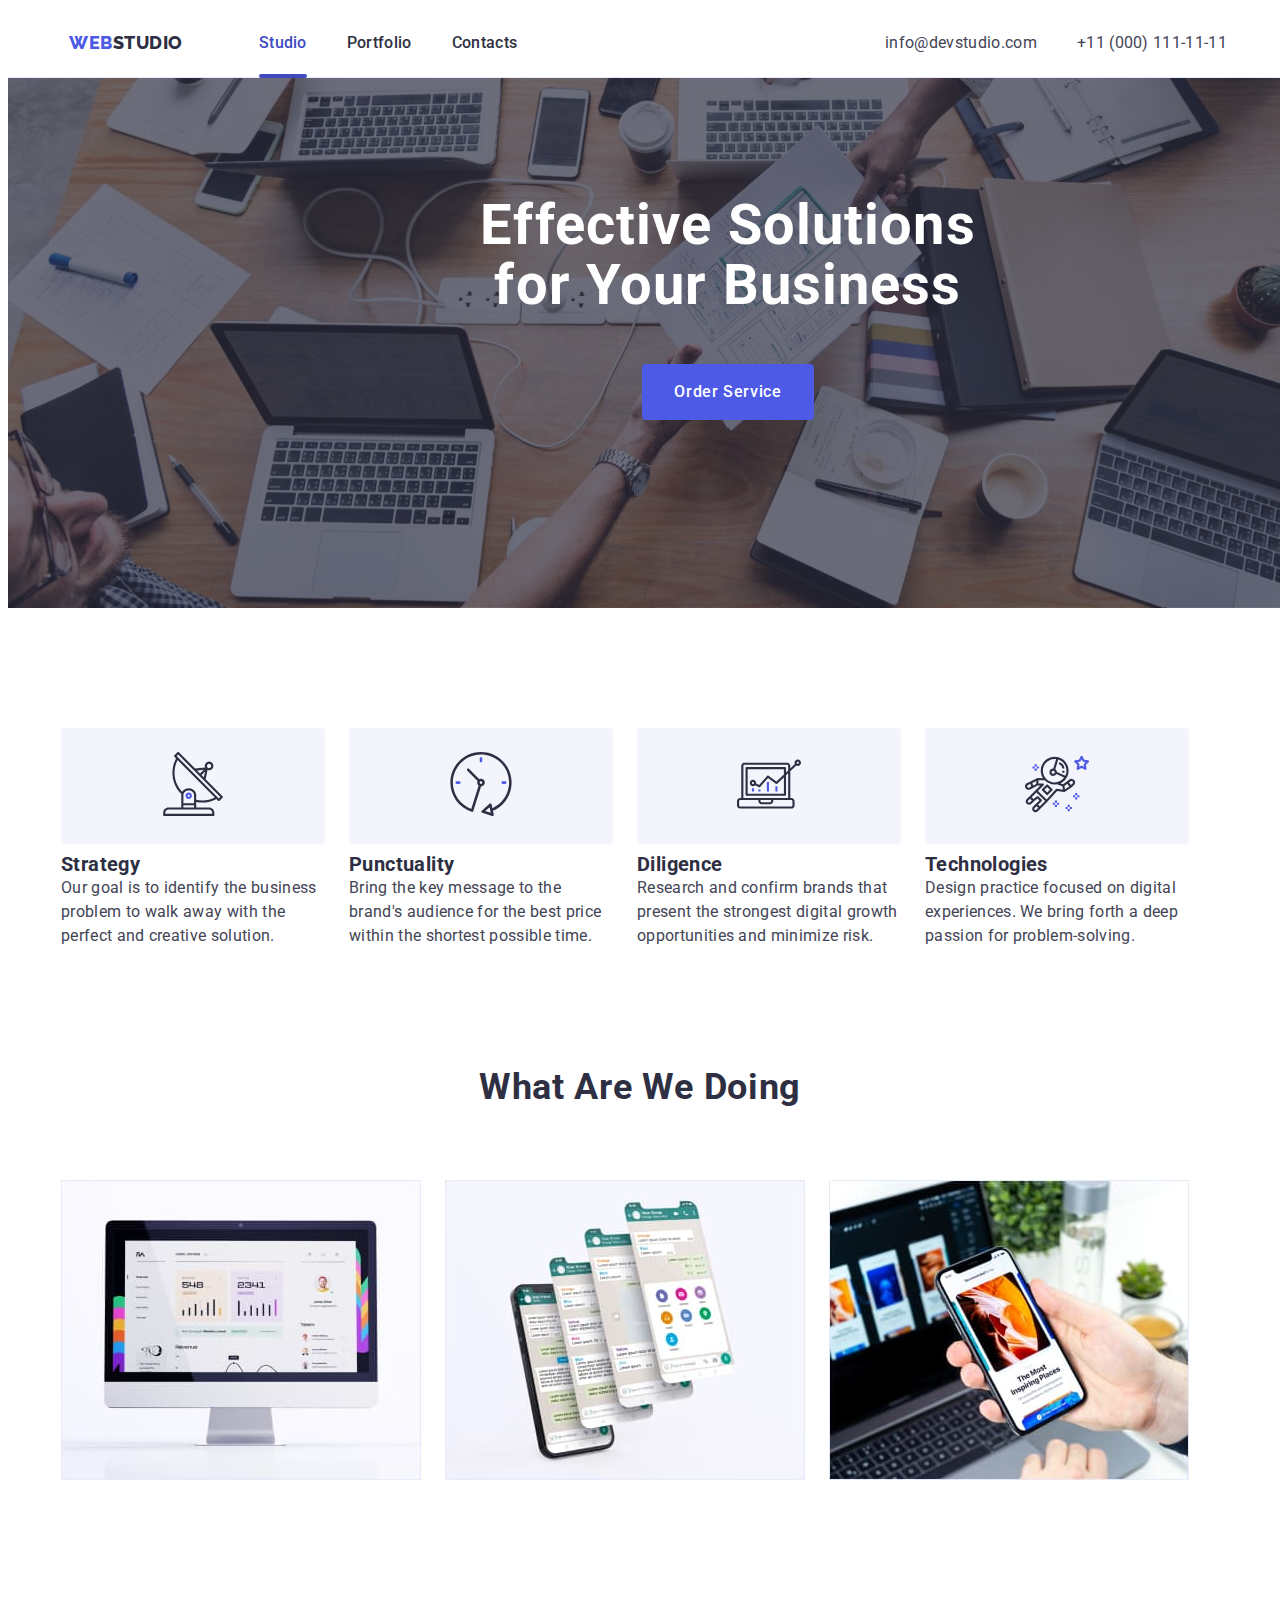
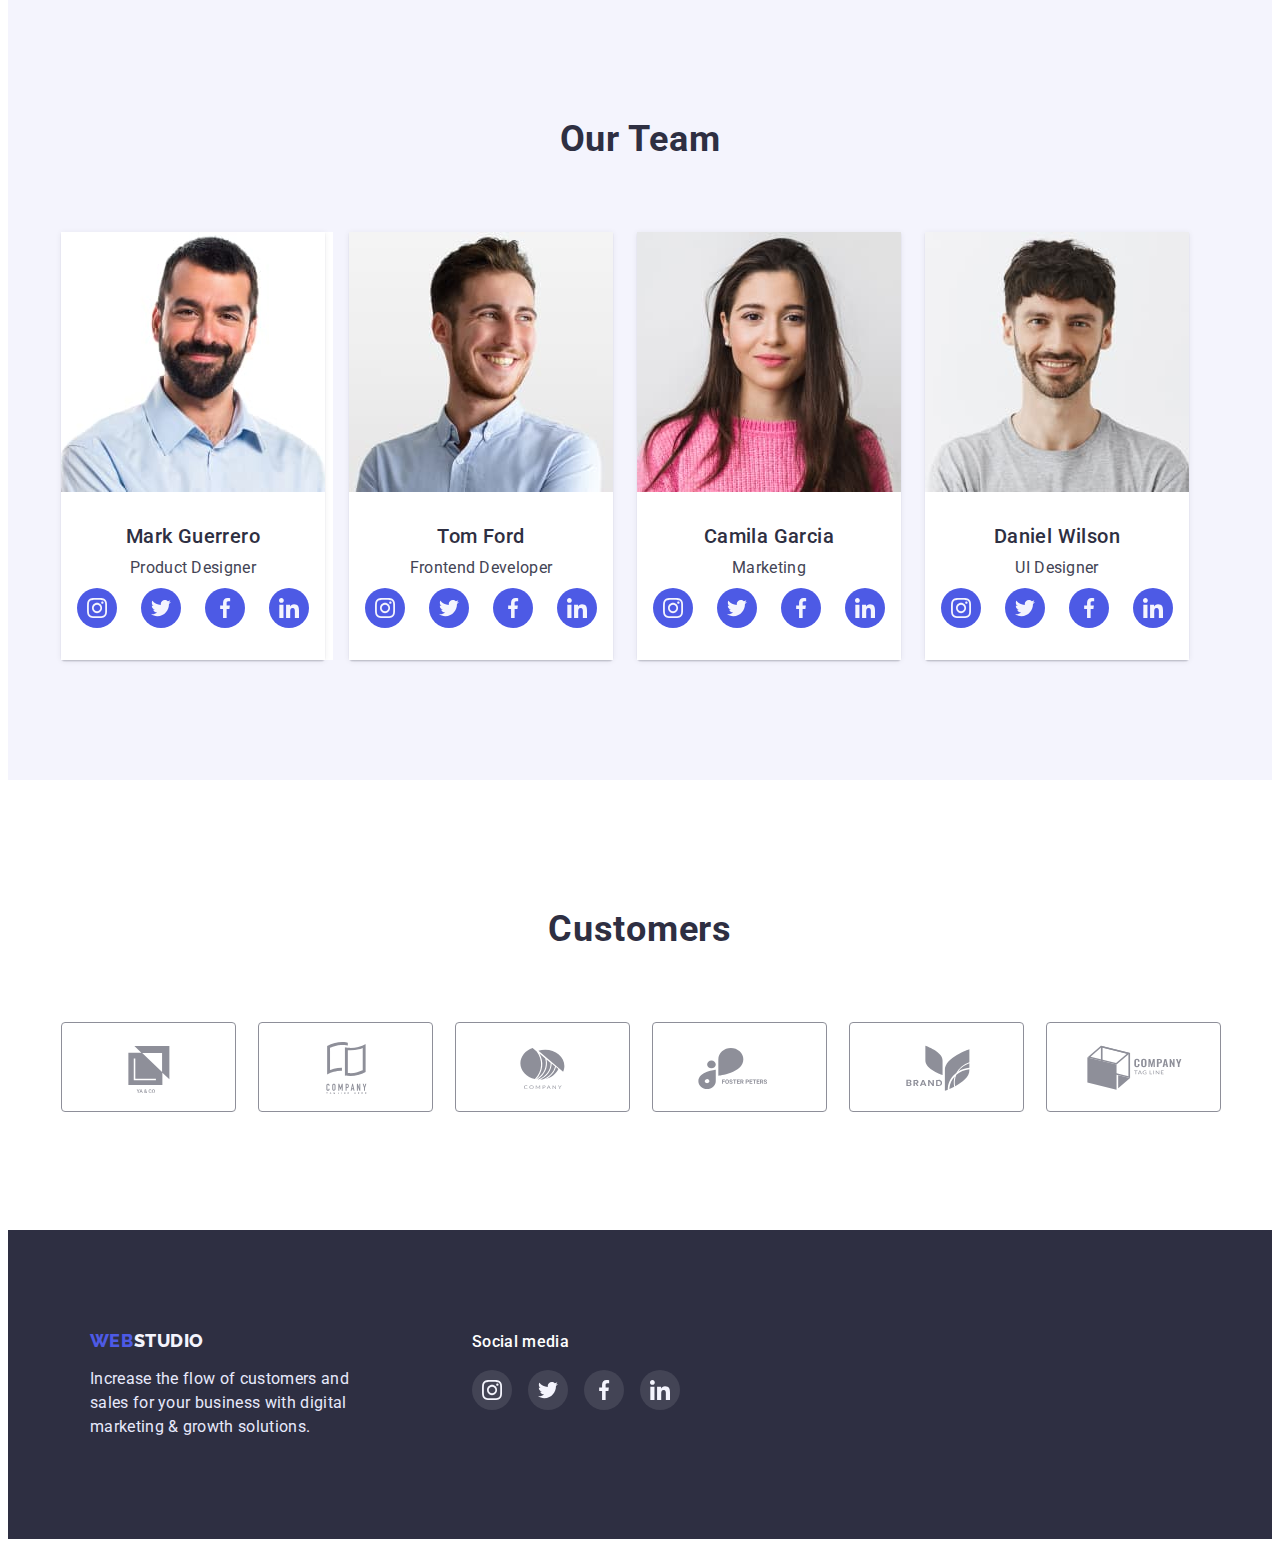
<file: index.html>
<!DOCTYPE html>
<html lang="en">
<head>
    <meta charset="UTF-8">
    <meta http-equiv="X-UA-Compatible" content="IE=edge">
    <meta name="viewport" content="width=device-width, initial-scale=1.0">
    <title>WebStudio</title>
    <link rel="preconnect" href="https://fonts.googleapis.com">
    <link rel="preconnect" href="https://fonts.gstatic.com" crossorigin>
    <link href="https://fonts.googleapis.com/css2?family=Montserrat:wght@400;700&family=Raleway:wght@800&family=Roboto:wght@400;500;700;900&display=swap" rel="stylesheet">
    <link rel="stylesheet" href="https://cdnjs.cloudflare.com/ajax/libs/modern-normalize/1.1.0/modern-normalize.min.css" 
    integrity="sha512-wpPYUAdjBVSE4KJnH1VR1HeZfpl1ub8YT/NKx4PuQ5NmX2tKuGu6U/JRp5y+Y8XG2tV+wKQpNHVUX03MfMFn9Q==" 
    crossorigin="anonymous" 
    referrerpolicy="no-referrer" />
    <link rel="stylesheet" href="./css/styles.css">
</head>
<body>
    <header class="header">
     <div class="container container-header" >
        <nav class="header-navigation">
        <a href="./index.html" class="header-logo link"><span class="logo-web">Web</span>Studio</a>
        <ul class="header-list list">
            <li class="header-item"><a href="./index.html" class="header-link link current">Studio</a></li>
            <li class="header-item"><a href="./portfolio.html" class="header-link link ">Portfolio</a></li>
            <li class="header-item"><a href="" class="header-link link ">Contacts</a></li>
        </ul>
        </nav>
        <address class="address">
        <ul class="address-list list">
            <li><a href="mailto:info@devstudio.com" class="address-mail link link">info@devstudio.com</a></li>
            <li><a href="tel:+110001111111" class="address-tel link">+11 (000) 111-11-11</a></li>
        </ul>
        </address>
     </div> 
    </header>
    <main>
        <section class="hero">
             <div class="container container-hero">
                    <h1 class="hero-title">Effective Solutions for Your Business</h1>
                    <button type="button" class="hero-btn" data-modal-open >Order Service</button>
             </div> 
        </section>
        <section class="advantages">
                <div class="container">
                    <h2 class="advantages-title visually-hidden" >What are we doing</h2>
                    <ul class="advantages-list list">
                        <li class="advantages-item">
                            <div class="advantages-blok-icon">
                                <svg class="advantages-icon" width="64px"; height="64px">
                                    <use href="./images/icons.svg#icon-antenna"></use>
                                </svg>
                            </div>
                            <h3 class="advantages-caption">Strategy</h3>
                            <p class="advantages-text">Our goal is to identify the business problem to walk away with the perfect and creative solution. </p>
                        </li>
                        <li class="advantages-item">
                            <div class="advantages-blok-icon">
                                <svg class="advantages-icon" width="64px"; height="64px">
                                    <use href="./images/icons.svg#icon-clock"></use>
                                </svg>
                            </div>
                            <h3 class="advantages-caption">Punctuality</h3>
                            <p class="advantages-text">Bring the key message to the brand's audience for the best price within the shortest possible time.</p>
                        </li>
                        <li class="advantages-item">
                            <div class="advantages-blok-icon">
                                <svg class="advantages-icon" width="64px"; height="64px">
                                    <use href="./images/icons.svg#icon-diagram"></use>
                                </svg>
                            </div>
                            <h3 class="advantages-caption">Diligence</h3>
                            <p class="advantages-text">Research and confirm brands that present the strongest digital growth opportunities and minimize risk.</p>
                        </li>
                        <li class="advantages-item">
                            <div class="advantages-blok-icon">
                                <svg class="advantages-icon" width="64px"; height="64px">
                                    <use href="./images/icons.svg#icon-astronaut"></use>
                                </svg>
                            </div>
                            <h3 class="advantages-caption">Technologies</h3>
                            <p class="advantages-text">Design practice focused on digital experiences. We bring forth a deep passion for problem-solving.</p>
                        </li>
                    </ul>
                </div>
            </section>
        <section class="work">
            <div class="container">
                <h2 class="work-title">What are we doing</h2>
                <ul class="work-list list">
                    <li class="work-item">
                        <a href="" class="work-link link">
                            <img src="./images/rectangle1.jpg" width="360" alt="foto1" />
                          </a>
                    </li>
                    <li class="work-item">
                        <a href="" class="work-link link">
                            <img src="./images/rectangle2.jpg" width="360" alt="foto2" />
                          </a>
                    </li>
                    <li class="work-item">
                        <a href="" class="work-link link">
                            <img src="./images/rectangle3.jpg" width="360" alt="foto3" />
                          </a>
                    </li>
                </ul>
            </div>
        </section>  
        <section class="command">
           <div class="container">
                <h2 class="command-title">Our Team</h2>
                <ul class="command-list list">
                    <li class="command-item">
                        <img src="./images/img1.jpg" width="264" alt="mark" />
                        <div class="command-team">
                            <h3 class="command-caption">Mark Guerrero</h3>
                            <p class="command-text">Product Designer</p>
                            <ul class="command-soc-list list">
                                <li class="command-soc-item">
                                    <a href="" class="command-soc-link link">
                                        <svg class="command-soc-icon" width="20" height="20">
                                            <use href="./images/icons.svg#icon-instagram">
                                            </use>
                                        </svg> 
                                    </a>
                                </li>
                                <li class="command-soc-item">
                                    <a href="" class="command-soc-link link">
                                        <svg class="command-soc-icon" width="20" height="20">
                                            <use href="./images/icons.svg#icon-twitter">
                                            </use>
                                        </svg> 
                                    </a>
                                </li>
                                <li class="command-soc-item">
                                    <a href="" class="command-soc-link link">
                                        <svg class="command-soc-icon" width="20" height="20">
                                            <use href="./images/icons.svg#icon-facebook">
                                            </use>
                                        </svg> 
                                    </a>
                                </li>
                                <li class="command-soc-item">
                                    <a href="" class="command-soc-link link">
                                        <svg class="command-soc-icon" width="20" height="20">
                                            <use href="./images/icons.svg#icon-linkedin">
                                            </use>
                                        </svg> 
                                    </a>
                                </li>
                            </ul>
                        </div>
                    </li>
                    <li class="command-item">
                            <img src="./images/img2.jpg" width="264" alt="tom" />
                            <div class="command-team">
                                <h3 class="command-caption">Tom Ford</h3>
                                <p class="command-text">Frontend Developer</p>
                                <ul class="command-soc-list list">
                                    <li class="command-soc-item">
                                        <a href="" class="command-soc-link link">
                                            <svg class="command-soc-icon" width="20" height="20">
                                                <use href="./images/icons.svg#icon-instagram">
                                                </use>
                                            </svg> 
                                        </a>
                                    </li>
                                    <li class="command-soc-item">
                                        <a href="" class="command-soc-link link">
                                            <svg class="command-soc-icon" width="20" height="20">
                                                <use href="./images/icons.svg#icon-twitter">
                                                </use>
                                            </svg> 
                                        </a>
                                    </li>
                                    <li class="command-soc-item">
                                        <a href="" class="command-soc-link link">
                                            <svg class="command-soc-icon" width="20" height="20">
                                                <use href="./images/icons.svg#icon-facebook">
                                                </use>
                                            </svg> 
                                        </a>
                                    </li>
                                    <li class="command-soc-item">
                                        <a href="" class="command-soc-link link">
                                            <svg class="command-soc-icon" width="20" height="20">
                                                <use href="./images/icons.svg#icon-linkedin">
                                                </use>
                                            </svg> 
                                        </a>
                                    </li>
                                </ul>
                            </div>
                    </li>
                    <li class="command-item">
                            <img src="./images/img3.jpg" width="264" alt="camila" />
                           <div class="command-team">
                                <h3 class="command-caption">Camila Garcia</h3>
                                <p class="command-text">Marketing</p>
                                <ul class="command-soc-list list">
                                    <li class="command-soc-item">
                                        <a href="" class="command-soc-link link">
                                            <svg class="command-soc-icon" width="20" height="20">
                                                <use href="./images/icons.svg#icon-instagram">
                                                </use>
                                            </svg> 
                                        </a>
                                    </li>
                                    <li class="command-soc-item">
                                        <a href="" class="command-soc-link link">
                                            <svg class="command-soc-icon" width="20" height="20">
                                                <use href="./images/icons.svg#icon-twitter">
                                                </use>
                                            </svg> 
                                        </a>
                                    </li>
                                    <li class="command-soc-item">
                                        <a href="" class="command-soc-link link">
                                            <svg class="command-soc-icon" width="20" height="20">
                                                <use href="./images/icons.svg#icon-facebook">
                                                </use>
                                            </svg> 
                                        </a>
                                    </li>
                                    <li class="command-soc-item">
                                        <a href="" class="command-soc-link link">
                                            <svg class="command-soc-icon" width="20" height="20">
                                                <use href="./images/icons.svg#icon-linkedin">
                                                </use>
                                            </svg> 
                                        </a>
                                    </li>
                                </ul>
                           </div> 
                    </li>
                    <li class="command-item">
                            <img src="./images/img4.jpg" width="264" alt="daniel" />
                           <div class="command-team">
                                <h3 class="command-caption">Daniel Wilson</h3>
                                <p class="command-text">UI Designer</p>
                                <ul class="command-soc-list list">
                                    <li class="command-soc-item">
                                        <a href="" class="command-soc-link link">
                                            <svg class="command-soc-icon" width="20" height="20">
                                                <use href="./images/icons.svg#icon-instagram">
                                                </use>
                                            </svg> 
                                        </a>
                                    </li>
                                    <li class="command-soc-item">
                                        <a href="" class="command-soc-link link">
                                            <svg class="command-soc-icon" width="20" height="20">
                                                <use href="./images/icons.svg#icon-twitter">
                                                </use>
                                            </svg> 
                                        </a>
                                    </li>
                                    <li class="command-soc-item">
                                        <a href="" class="command-soc-link link">
                                            <svg class="command-soc-icon" width="20" height="20">
                                                <use href="./images/icons.svg#icon-facebook">
                                                </use>
                                            </svg> 
                                        </a>
                                    </li>
                                    <li class="command-soc-item">
                                        <a href="" class="command-soc-link link">
                                            <svg class="command-soc-icon" width="20" height="20">
                                                <use href="./images/icons.svg#icon-linkedin">
                                                </use>
                                            </svg> 
                                        </a>
                                    </li>
                                </ul>
                           </div>
                    </li>
                </ul>
          </div>
            
        </section>  
        <section class="customers">
            <div class="container">
                <h2 class="customers-title">Customers</h2>
                <ul class="customers-list list">
                    <li class="customers-item">
                        <a href="" class="customers-link link">
                        <svg class="logo-icon" width="104px"; height="56px">
                            <use href="./images/icons.svg#icon-Logo-1"></use>
                        </svg></a>
                    </li>
                    <li class="customers-item">
                        <a href="" class="customers-link link">
                        <svg class="logo-icon" width="104px"; height="56px">
                            <use href="./images/icons.svg#icon-Logo-2"></use>
                        </svg></a>
                    </li>
                    <li class="customers-item">
                        <a href="" class="customers-link link">
                        <svg class="logo-icon" width="104px"; height="56px">
                            <use href="./images/icons.svg#icon-Logo-3"></use>
                        </svg></a>
                    </li>
                    <li class="customers-item">
                        <a href="" class="customers-link link">
                        <svg class="logo-icon" width="104px"; height="56px">
                            <use href="./images/icons.svg#icon-Logo-4"></use>
                        </svg></a>
                    </li>
                    <li class="customers-item">
                        <a href="" class="customers-link link">
                        <svg class="logo-icon" width="104px"; height="56px">
                            <use href="./images/icons.svg#icon-Logo-5"></use>
                        </svg></a>
                    </li>
                    <li class="customers-item">
                        <a href="" class="customers-link link">
                        <svg class="logo-icon" width="104px"; height="56px">
                            <use href="./images/icons.svg#icon-Logo-6"></use>
                        </svg></a>
                    </li>
                </ul>
            </div>
        </section>
    </main>
    <footer class="footer">
    <div class="container container-footer-general">
        <div class="container container-footer">
            <a href="./index.html" class="footer-logo link"><span class="footer-logo-web">Web</span>Studio</a>
            <p class="footer-text">Increase the flow of customers and sales for your business with digital marketing & growth solutions.</p>
        </div>
        <div class="container container-footer-soc">
            <h6 class="footer-soc-title">Social media</h6>
            <ul class="footer-soc-list list">
                <li class="footer-soc-item">
                    <a href="" class="footer-soc-link link">
                        <svg class="section4-soc-icon" width="20" height="20">
                            <use href="./images/icons.svg#icon-instagram">
                            </use>
                        </svg> 
                    </a>
                </li>
                <li class="footer-soc-item">
                    <a href="" class="footer-soc-link link">
                        <svg class="section4-soc-icon" width="20" height="20">
                            <use href="./images/icons.svg#icon-twitter">
                            </use>
                        </svg> 
                    </a>
                </li>
                <li class="footer-soc-item">
                    <a href="" class="footer-soc-link link">
                        <svg class="section4-soc-icon" width="20" height="20">
                            <use href="./images/icons.svg#icon-facebook">
                            </use>
                        </svg> 
                    </a>
                </li>
                <li class="footer-soc-item">
                    <a href="" class="footer-soc-link link">
                        <svg class="section4-soc-icon" width="20" height="20">
                            <use href="./images/icons.svg#icon-linkedin">
                            </use>
                        </svg> 
                    </a>
                </li>

            </ul>
        </div>
    </div>
    </footer>
    <div class="backdrop is-hidden" data-modal>
        <div class="modal">
            <button class="modal-close"  type="button" data-modal-close>
                <svg class="modal-close-icon" width="24" height="24">
                    <use href="./images/icons.svg#icon-close-black-18dp-2-1-1">
                    </use>
                </svg>   
            </button>
        </div>
    </div>
    <script src="./js/modal.js"></script>
</body>
</html>
</file>
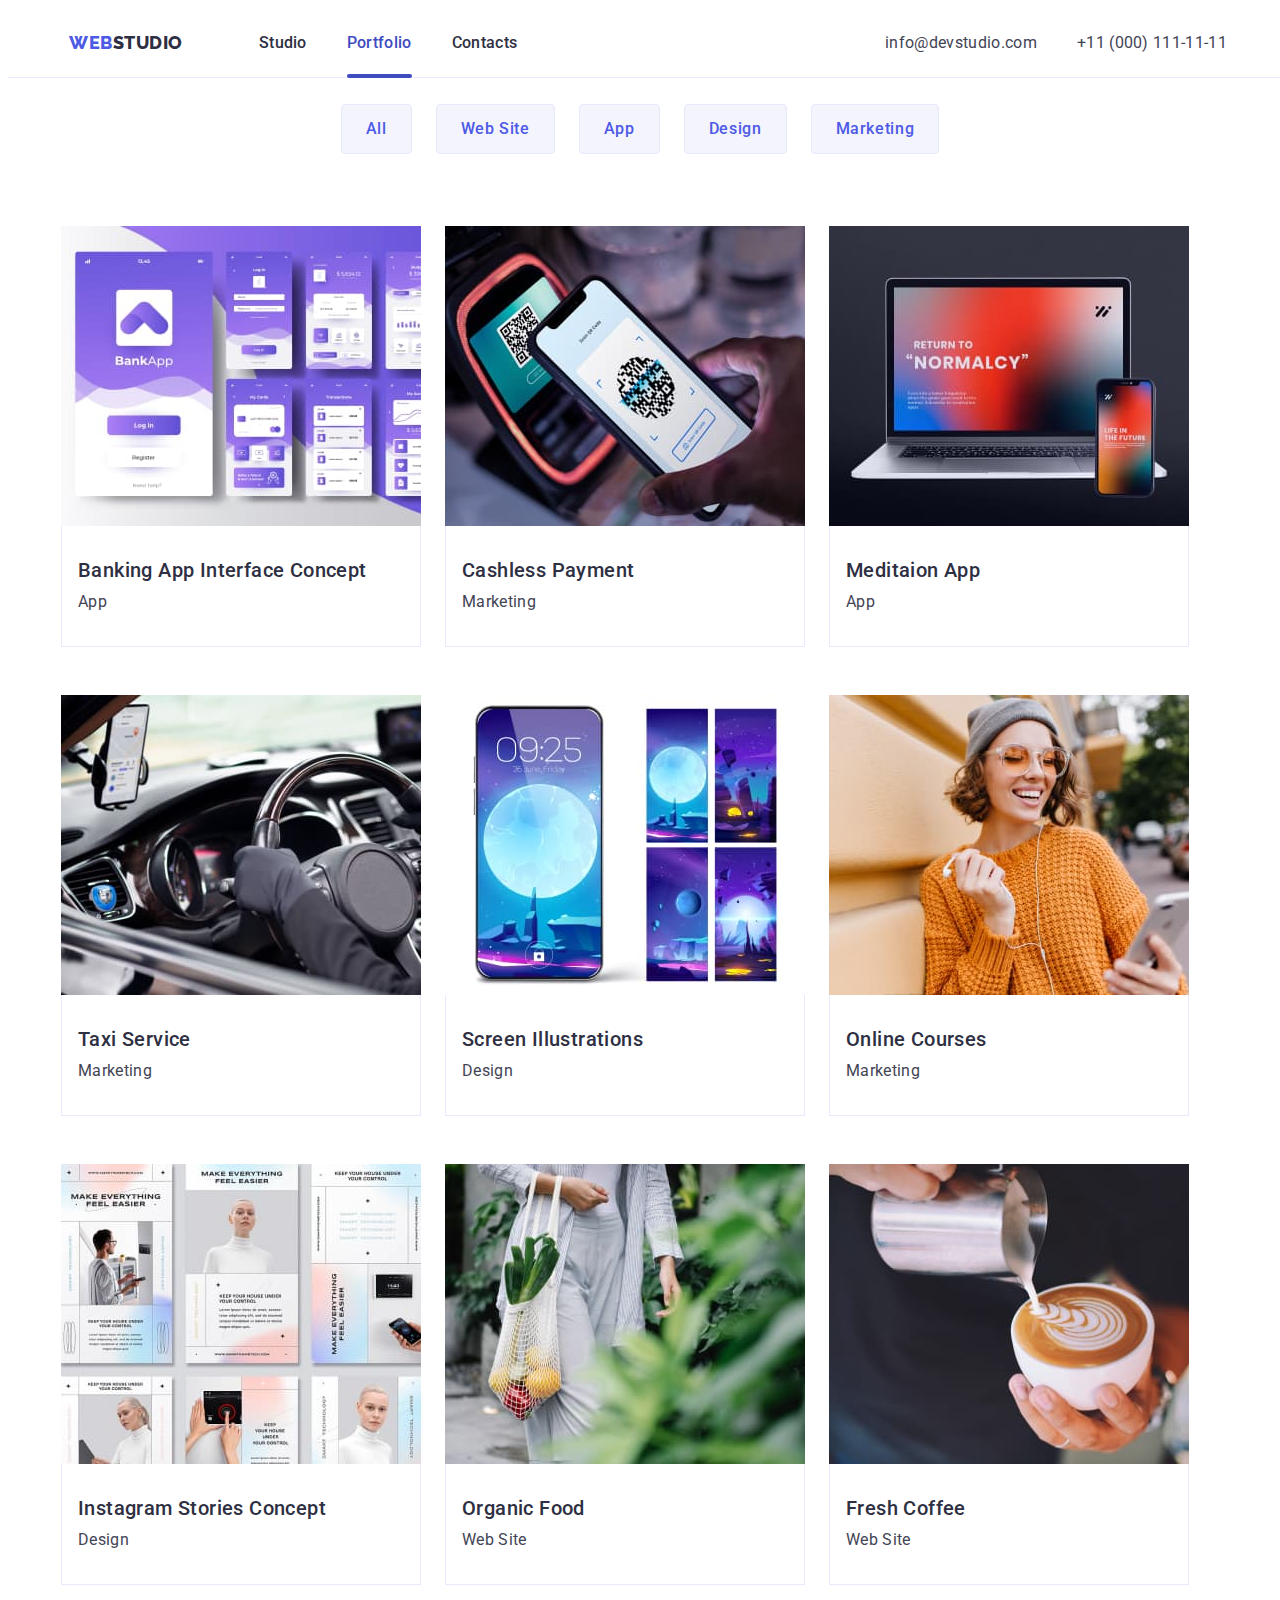
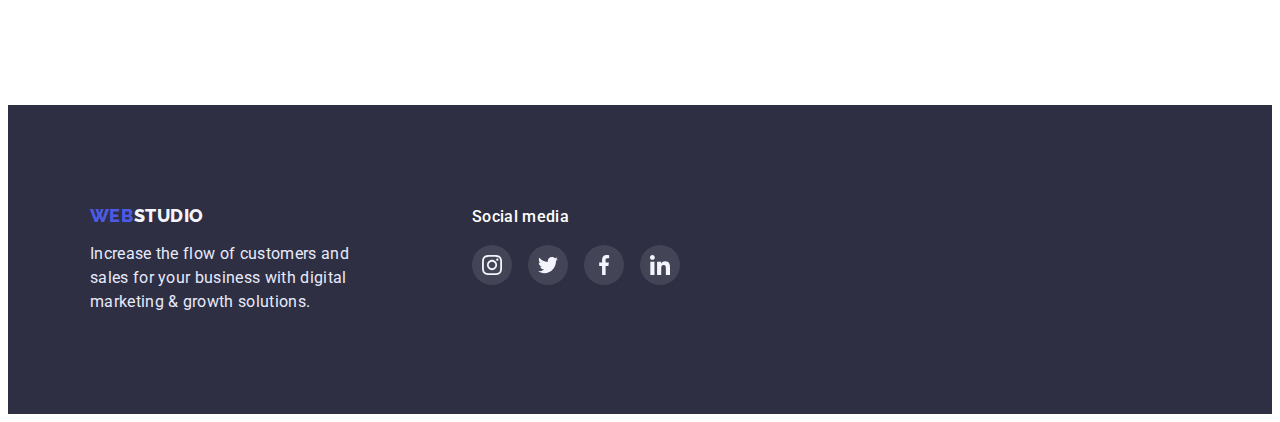
<file: portfolio.html>
<!DOCTYPE html>
<html lang="en">
<head>
    <meta charset="UTF-8">
    <meta http-equiv="X-UA-Compatible" content="IE=edge">
    <meta name="viewport" content="width=device-width, initial-scale=1.0">
    <title>WebStudio</title>
    <link rel="preconnect" href="https://fonts.googleapis.com">
    <link rel="preconnect" href="https://fonts.gstatic.com" crossorigin>
    <link href="https://fonts.googleapis.com/css2?family=Montserrat:wght@400;700&family=Raleway:wght@800&family=Roboto:wght@400;500;700;900&display=swap" rel="stylesheet">
    <link rel="stylesheet" href="https://cdnjs.cloudflare.com/ajax/libs/modern-normalize/1.1.0/modern-normalize.min.css" 
    integrity="sha512-wpPYUAdjBVSE4KJnH1VR1HeZfpl1ub8YT/NKx4PuQ5NmX2tKuGu6U/JRp5y+Y8XG2tV+wKQpNHVUX03MfMFn9Q==" 
    crossorigin="anonymous" 
    referrerpolicy="no-referrer" />
    <link rel="stylesheet" href="https://cdnjs.cloudflare.com/ajax/libs/modern-normalize/1.1.0/modern-normalize.min.css" 
    integrity="sha512-wpPYUAdjBVSE4KJnH1VR1HeZfpl1ub8YT/NKx4PuQ5NmX2tKuGu6U/JRp5y+Y8XG2tV+wKQpNHVUX03MfMFn9Q==" 
    crossorigin="anonymous" 
    referrerpolicy="no-referrer" />
    <link rel="stylesheet" href="./css/styles.css">
</head>
<body>
    <header class="header">
        <div class="container container-header" >
           <nav class="header-navigation">
           <a href="./index.html" class="header-logo link"><span class="logo-web">Web</span>Studio</a>
           <ul class="header-list list">
               <li class="header-item"><a href="./index.html" class="header-link link ">Studio</a></li>
               <li class="header-item"><a href="./portfolio.html" class="header-link link current">Portfolio</a></li>
               <li class="header-item"><a href="" class="header-link link ">Contacts</a></li>
           </ul>
           </nav>
           <address class="address">
           <ul class="address-list list">
               <li><a href="mailto:info@devstudio.com" class="address-mail link link">info@devstudio.com</a></li>
               <li><a href="tel:+110001111111" class="address-tel link">+11 (000) 111-11-11</a></li>
           </ul>
           </address>
        </div> 
       </header>
    <main class="main">
        <section class="main-section">
        <div class="container container-btn">
            <h1 hidden>Portfolio</h1>    
            <ul class="buttons-list list">
                <li class="buttons-item"><button type="button" class="buttons-btn">All</button></li>
                <li class="buttons-item"><button type="button" class="buttons-btn">Web Site</button></li>
                <li class="buttons-item"><button type="button" class="buttons-btn">App</button></li>
                <li class="buttons-item"><button type="button" class="buttons-btn">Design</button></li>
                <li class="buttons-item"><button type="button" class="buttons-btn">Marketing</button></li>
            </ul>  
        </div>

        <div class="container">
            <ul class="main-list list">
                <li class="main-item" >
                    <a href="" class="main-item-link link">
                    <div class="portfolio-top-wrap">
                    <img src="./images/portfolio1.jpg"
                     width="360" 
                     alt="Banking App Interface Concept" />
                     <p class="portfolio-top-text">14 Stylish and User-Friendly App Design Concepts ·
                        Task Manager App · Calorie Tracker App · Exotic Fruit Ecommerce App · Cloud 
                        Storage App 
                    </p>
                    </div>
                    <div class="main-container-text">
                        <h2 class="main-title">Banking App Interface Concept</h2>
                        <p class="main-text">App</p>
                    </div>
                    </a>
                </li>
                <li class="main-item">
                    <a href="" class="main-item-link link">
                    <div class="portfolio-top-wrap">
                        <img src="./images/portfolio2.jpg" 
                        width="360" 
                        alt="Cashless Payment" />
                        <p class="portfolio-top-text">14 Stylish and User-Friendly App Design Concepts ·
                            Task Manager App · Calorie Tracker App · Exotic Fruit Ecommerce App · Cloud 
                            Storage App 
                        </p>
                    </div>
                        <div class="main-container-text">
                        <h2 class="main-title">Cashless Payment</h2>
                        <p class="main-text">Marketing</p>
                    </div>
                    </a>
                </li>
                <li class="main-item" >
                    <a href="" class="main-item-link link">
                        <div class="portfolio-top-wrap">
                            <img src="./images/portfolio3.jpg" 
                            width="360" 
                            alt="Meditaion App" />
                            <p class="portfolio-top-text">14 Stylish and User-Friendly App Design Concepts ·
                                Task Manager App · Calorie Tracker App · Exotic Fruit Ecommerce App · Cloud 
                                Storage App 
                            </p>
                        </div>
                        <div class="main-container-text">
                        <h2 class="main-title">Meditaion App</h2>
                        <p class="main-text">App</p>
                   </div>
                    </a>
                </li>
                <li class="main-item">
                    <a href="" class="main-item-link link">
                        <div class="portfolio-top-wrap">
                            <img src="./images/portfolio4.jpg" 
                            width="360" 
                            alt="Taxi Service" />
                            <p class="portfolio-top-text">14 Stylish and User-Friendly App Design Concepts ·
                                Task Manager App · Calorie Tracker App · Exotic Fruit Ecommerce App · Cloud 
                                Storage App 
                            </p>
                        </div>
                            <div class="main-container-text">
                        <h2 class="main-title">Taxi Service</h2>
                        <p class="main-text">Marketing</p>
                    </div>
                    </a>
                </li>
                <li class="main-item">
                    <a href="" class="main-item-link link">
                        <div class="portfolio-top-wrap">
                            <img src="./images/portfolio5.jpg" 
                            width="360" 
                            alt="Screen Illustrations" />
                            <p class="portfolio-top-text">14 Stylish and User-Friendly App Design Concepts ·
                                Task Manager App · Calorie Tracker App · Exotic Fruit Ecommerce App · Cloud 
                                Storage App 
                            </p>
                        </div>    
                    <div class="main-container-text">
                        <h2 class="main-title">Screen Illustrations</h2>
                        <p class="main-text">Design</p>
                    </div>
                    </a>
                </li>
                <li class="main-item">
                    <a href=""class="main-item-link link">
                        <div class="portfolio-top-wrap">
                            <img src="./images/portfolio6.jpg" 
                            width="360" 
                            alt="Online Courses" />
                            <p class="portfolio-top-text">14 Stylish and User-Friendly App Design Concepts ·
                                Task Manager App · Calorie Tracker App · Exotic Fruit Ecommerce App · Cloud 
                                Storage App 
                            </p>
                        </div>
                    <div class="main-container-text">
                        <h2 class="main-title">Online Courses</h2>
                        <p class="main-text">Marketing</p>
                    </div>
                    </a>
                </li>
                <li class="main-item">
                    <a href="" class="main-item-link link">
                        <div class="portfolio-top-wrap">
                            <img src="./images/portfolio7.jpg" 
                            width="360" 
                            alt="Instagram Stories Concept" />
                            <p class="portfolio-top-text">14 Stylish and User-Friendly App Design Concepts ·
                                Task Manager App · Calorie Tracker App · Exotic Fruit Ecommerce App · Cloud 
                                Storage App 
                            </p>
                        </div>
                    <div class="main-container-text">
                        <h2 class="main-title">Instagram Stories Concept</h2>
                        <p class="main-text">Design</p>
                    </div>
                    </a>
                </li>
                <li class="main-item">
                    <a href="" class="main-item-link link">
                        <div class="portfolio-top-wrap">
                            <img src="./images/portfolio8.jpg" 
                            width="360" 
                            alt="Organic Food" />
                            <p class="portfolio-top-text">14 Stylish and User-Friendly App Design Concepts ·
                                Task Manager App · Calorie Tracker App · Exotic Fruit Ecommerce App · Cloud 
                                Storage App 
                            </p>
                        </div>
                    <div class="main-container-text">
                        <h2 class="main-title">Organic Food</h2>
                        <p class="main-text">Web Site</p>
                    </div>
                    </a>
                </li>
                <li class="main-item">
                    <a href="" class="main-item-link link">
                        <div class="portfolio-top-wrap">
                            <img src="./images/portfolio9.jpg" 
                            width="360" 
                            alt="Fresh Coffee" />
                            <p class="portfolio-top-text">14 Stylish and User-Friendly App Design Concepts ·
                                Task Manager App · Calorie Tracker App · Exotic Fruit Ecommerce App · Cloud 
                                Storage App 
                            </p>
                        </div>
                    <div class="main-container-text">
                        <h2 class="main-title">Fresh Coffee</h2>
                        <p class="main-text">Web Site</p>
                    </div>
                    </a>
                </li>
               
            </ul>
        </div>
        </section>
    </main>
    <footer class="footer">
        <div class="container container-footer-general">
            <div class="container container-footer">
                <a href="./index.html" class="footer-logo link"><span class="footer-logo-web">Web</span>Studio</a>
                <p class="footer-text">Increase the flow of customers and sales for your business with digital marketing & growth solutions.</p>
            </div>
            <div class="container container-footer-soc">
                <h6 class="footer-soc-title">Social media</h6>
                <ul class="footer-soc-list list">
                    <li class="footer-soc-item">
                        <a href="" class="footer-soc-link link">
                            <svg class="section4-soc-icon" width="20" height="20">
                                <use href="./images/icons.svg#icon-instagram">
                                </use>
                            </svg> 
                        </a>
                    </li>
                    <li class="footer-soc-item">
                        <a href="" class="footer-soc-link link">
                            <svg class="section4-soc-icon" width="20" height="20">
                                <use href="./images/icons.svg#icon-twitter">
                                </use>
                            </svg> 
                        </a>
                    </li>
                    <li class="footer-soc-item">
                        <a href="" class="footer-soc-link link">
                            <svg class="section4-soc-icon" width="20" height="20">
                                <use href="./images/icons.svg#icon-facebook">
                                </use>
                            </svg> 
                        </a>
                    </li>
                    <li class="footer-soc-item">
                        <a href="" class="footer-soc-link link">
                            <svg class="section4-soc-icon" width="20" height="20">
                                <use href="./images/icons.svg#icon-linkedin">
                                </use>
                            </svg> 
                        </a>
                    </li>
    
                </ul>
            </div>
        </div>
        </footer>
</body>
</html>
</file>
<file: css/styles.css>
:root{
    --main-title-color:#2E2F42;
    --main-text-color:#434455;
    --portfolio-btn:#4D5AE5;
}
body {
font-family: 'roboto', sans-serif;
color: #434455;
background-color: #FFFFFF;
}
h1,
h2,
h3,
h4,
h5,
h6,
p
{
    margin: 0;
}
ul{
    margin: 0;
    padding-left: 0;
}
.button {
    cursor: pointer;
}
.visually-hidden {
    position: absolute;
    width: 1px;
    height: 1px;
    margin: -1px;
    border: 0;
    padding: 0;
    
    white-space: nowrap;
    clip-path: inset(100%);
    clip: rect(0 0 0 0);
    overflow: hidden;
}
  
.header{
    position: absolute;
    width: 100%;
    background: #FFFFFF;
    border-bottom: 1px solid #E7E9FC;;
}
.header-navigation {
    display: flex;
    align-items: center;
    margin-right: auto;
}
.header-logo {
    display: flex;
    margin-right: 76px;
    font-family: 'Raleway';
    font-style: normal;
    font-weight: 800;
    font-size: 18px;
    line-height: 1,33;
    display: flex;
    align-items: center;
    letter-spacing: 0.03em;
    text-transform: uppercase;
    color: #2E2F42;
    transition:  color 250ms linear; 

    padding-top: 24px;
    padding-bottom: 24px;
}
.header-logo:hover,
.header-logo:focus {
    color: #2E2F42;
    transition: color 250ms linear; 
    animation-timing-function: cubic-bezier(0.25, 0.1, 0.25, 3.0);
}
.logo-web{
    color: #4D5AE5;
    transition:  color 250ms linear; 
    
}

.list {
    list-style: none;
}
.link{
    text-decoration: none;
}
.header-list{
    display: flex;
}
.header-item {
color: #2E2F42;
}
.header-item:not(:last-child){
    margin-right: 40px;
}
.header-link { 
font-family: 'Roboto';
font-style: normal;
font-weight: 500;
font-size: 16px;
line-height: 1.5;
/* identical to box height, or 150% */

letter-spacing: 0.02em;
color: #2E2F42;

padding-top: 24px;
padding-bottom: 24px;
transition: color 250ms linear; 
}
.header-link:hover,
.header-link:focus
{
    color: #404BBF;
    transition: color 250ms;
    animation-timing-function: cubic-bezier(0.25, 0.1, 0.25, 3.0);
}
.current{
    color: rgba(64, 75, 191, 1);
    position: relative;
        
}
.current::after{
    content: '';
    position: absolute;
    left: 0;
    bottom: -2px;
    width: 100%;
    height: 4px;
    background: #404BBF;
    border-radius: 2px;
}

.address {
font-size: 16px;
line-height: 1.5;
letter-spacing: 0.02em;
color: #434455;
}
.address-list {

    display: flex;
}
.address-mail {
    margin-right: 40px;
font-family: 'Roboto';
font-style: normal;
font-weight: 400;
font-size: 16px;
line-height: 24px;

letter-spacing: 0.02em;
color: #434455;

padding-top: 24px;
padding-bottom: 24px;
transition:  color 250ms linear; 

}
.address-mail:hover,
.address-mail:focus{
    color: #404BBF;
    transition: color 250ms linear; 
}
.address-tel {
font-family: 'Roboto';
font-style: normal;
font-weight: 400;
font-size: 16px;
line-height: 24px;
/* identical to box height, or 150% */

letter-spacing: 0.02em;

/* SLATE */

color: #434455;
padding-top: 24px;
padding-bottom: 24px;
transition:color 250ms linear; 
}
.address-tel:hover,
.address-tel:focus {
    color: #404BBF;
    transition: color 250ms linear; 
}
img{
    display: block;
}
.container-header{
    display: flex;
    align-items: center;
}
.hero {
    width: 1440px;
    align-items: center;
    background: #2E2F42;
    background-image:linear-gradient(
        rgba(46, 47, 66, 0.7),
        rgba(46, 47, 66, 0.7)),
         url(../images/hero-bg.jpg);
    background-repeat: no-repeat;
    background-position: center;
    background-size:1440px;
    padding-top: 188px;
    padding-bottom: 188px;
    margin: 0 auto;
}
.container-hero{
   width: 1440px; 
}
.hero-title {
margin: 0 auto;
margin-bottom: 48px;
width: 496px;
left: 473px;
top: 260px;

font-family: 'Roboto';
font-style: normal;
font-weight: 700;
font-size: 56px;
line-height: 1.07;

text-align: center;
letter-spacing: 0.02em;

color: #FFFFFF;
}

.hero-btn {
    margin: 0 auto;
    font-family: 'Roboto';
    font-style: normal;
    font-weight: 500;
    font-size: 16px;
    line-height: 1.5;
    display: flex;
    align-items: center;
    letter-spacing: 0.04em;
    background: #4D5AE5;
    color: #FFFFFF;
    cursor: pointer;
    padding: 16px 32px;
    border: none;
    border-radius: 4px;
    transition: background 250ms linear, color 250ms linear,border 250ms linear; 
    }
.hero-btn:hover,
.hero-btn:focus {
    background: #404BBF;;
    color:#FFFFFF;
    transition:background 250ms linear, color 250ms linear, border 250ms linear;
    animation-timing-function: cubic-bezier(0.25, 0.1, 0.25, 3.0);
}
.container{
    width: 1158px;
    padding-left: 15px;
    padding-right: 15px;
    margin-right: auto;
    margin-left: auto;
   

}
.advantages {
    padding-top: 120px;
    padding-bottom: 120px;
}

.advantages-title {
    margin-bottom: 8px;

}
.advantages-list {
    display: flex;
    gap: 24px;
    width: calc((100% - 72px)/4);
}
.advantages-blok-icon{
    background: #F4F4FD;
    border-radius: 4px;
   padding: 24px 100px;
   margin-bottom:8px;
  
}
.advantages-icon{
    fill: #2E2F42;
   
    
    
}
    
.advantages-item {

}
.advantages-caption {
ffont-weight: 500;
font-size: 20px;
line-height: 1.2;
letter-spacing: 0.02em;
color: var(--main-title-color);
}


.advantages-text {
font-size: 16px;
line-height: 1.5;
letter-spacing: 0.02em;
color: var(--main-text-color);

width: 264px;
min-height: 72px;

}
.work {
 padding-top: 0;  
padding-bottom: 120px; 
}
.work-title {
font-weight: 700;
font-size: 36px;
line-height: 1.11;
text-align: center;
letter-spacing: 0.02em;
text-transform: capitalize;
color: var(--main-title-color);
margin-bottom: 72px;
}
.work-list {
    display: flex;
    gap: 24px;
    align-items: center;
    width: calc((100% - 48px) / 3);
   

}
.work-item {
}
.work-link {
}
.command {
background: #F4F4FD;
padding-top: 120px;
padding-bottom: 120px;
}
.command-title {
font-weight: 700;
font-size: 36px;
line-height: 1.11;
text-align: center;
letter-spacing: 0.02em;
text-transform: capitalize;
margin-bottom: 72px;

color: var(--main-title-color);
}
.command-list {
    display: flex;
    gap: 24px;
    align-items: center;
    background-color: #FFFFFF;
    width: calc((100% - 72px)/4);
    
}
.command-item {
    background-color: #FFFFFF;
    box-shadow: 0 2px 1px 0 rgba(46, 47, 66, 0.08), 
                0 1px 1px 0 rgba(46, 47, 66, 0.16), 
                0 1px 6px 0 rgba(46, 47, 66, 0.08);
    border-radius: 0px 0px 4px 4px;
}
.command-caption {
font-weight: 500;
font-size: 20px;
line-height: 1.2;
text-align: center;
letter-spacing: 0.02em;
color: #2E2F42;
margin-bottom: 8px;

}
.command-text {
font-size: 16px;
line-height: 1.5;
text-align: center;
letter-spacing: 0.02em;
margin-bottom: 8px;
color: var(--main-text-color);
}
.command-team {
background-color: #FFFFFF;
padding-top: 32px;
padding-bottom: 32px;

}
.command-soc-list {
    display: flex;
    justify-content: center;
    gap: 24px;
}
.command-soc-item {
    width: 40px;
    height: 40px;
}
.command-soc-link {
    width: 100%;
    height: 100%;
    background-color:#4D5AE5;
    display: flex;
    align-items: center;
    justify-content: center;
    border-radius: 50%;
    transition: background-color 250ms linear, color 250ms linear,border 250ms linear; 
}
.command-soc-link:is(:hover, :focus) {
background-color: #404BBF;
transition: background-color 250ms linear, color 250ms linear, border 250ms linear; 
animation-timing-function: cubic-bezier(0.25, 0.1, 0.25, 3.0);
 }

.command-soc-icon{
  fill: #F4F4FD;
  transition: fill 250ms linear;   
}
.customers {
    padding-top: 130px;
    padding-bottom: 120px;
}
.customers-title {
    font-weight: 700;
    font-size: 36px;
    line-height: 1.11;
    text-align: center;
    letter-spacing: 0.02em;
    text-transform: capitalize;
    margin-bottom: 72px;
    color: #2E2F42
}
.customers-list {
    display: flex;
    gap: 24px;
}

.customers-item {
    width: calc((100% - 120px)/6);
    height: 88px;
}
.customers-link {
    width: 100%;
    height: 100%;
    border: 1px solid #8E8F99;
    display: flex;
    align-items: center;
    justify-content: center;
    border-radius: 4px;
    transition: color 250ms linear, border-color 250ms linear; 
}
.logo-icon{
    fill: #8E8F99;
    transition: fill 250ms linear; 
}
.customers-link:is(:hover, :focus) {
    border-color: #404BBF;
    transition: border-color 250ms linear; 
    animation-timing-function: cubic-bezier(0.25, 0.1, 0.25, 3.0);
     }
.customers-link:is(:hover, :focus) .logo-icon {
    fill: #404BBF;
    transition: fill 250ms linear; 
    animation-timing-function: cubic-bezier(0.25, 0.1, 0.25, 3.0);
     }

.footer {
    padding-top: 100px;
    padding-bottom: 100px;
   
background: #2E2F42;
}
.container-footer-general{
    display: flex;
    align-items: baseline;
    justify-content: center;
    
}
.container-footer{
    width: 28%;
}
.container-footer-soc {
   width: 62%;
}
.footer-soc-title {
    font-family: 'Roboto';
font-style: normal;
font-weight: 500;
font-size: 16px;
line-height: 1.5;
letter-spacing: 0.02em;
margin-bottom: 16px;

color: #FFFFFF;

}
.footer-soc-list {
    display: flex;
    gap: 16px;
}
.footer-soc-item {
    width: 40px;
    height: 40px;
}
.footer-soc-link {
    width: 100%;
    height: 100%;
    background: rgba(255, 255, 255, 0.1);
    display: flex;
    border-radius: 50%;
    align-items: center;
    justify-content: center;
    border-radius: 50%;
    transition: background 250ms linear; 
}
.footer-soc-link:is(:hover, :focus){
    background-color: #31D0AA;
    transition: background-color 250ms linear; 
    animation-timing-function: cubic-bezier(0.25, 0.1, 0.25, 3.0);
}
.section4-soc-icon {
   fill: #F4F4FD;
   width: 24px, 24px; 
}

.footer-logo {
    font-family: 'Raleway';
font-style: normal;
font-weight: 800;
font-size: 18px;
line-height: 1.17;
display: flex;
align-items: center;
letter-spacing: 0.03em;
text-transform: uppercase;

color: #F4F4FD;
margin-bottom: 16px;
}
.footer-logo:hover,
.footer-logo:focus {
       
}
.footer-logo-web{
    color:#4D5AE5;
}
.footer-text {
font-weight: 400;
font-size: 16px;
line-height: 1.5;
letter-spacing: 0.02em;
color: #E7E9FC;
width: 264px;

}
.container-footer{
}
/*--------------------------------------------------------
------------------------Portfolio-------------------------
---------------------------------------------------------*/
.main {
}
.main-section {
padding-top: 96px;
}

.buttons {
   
     
}
.container-btn{
    
}
.buttons-list {
    display: flex;
    align-items: center;
    gap: 24px;    
    margin-bottom: 72px;
    justify-content: center;
    
} 

.list {
}
.buttons-item {
font-weight: 500;
font-size: 16px;
line-height: 1.5;
display: flex;
align-items: center;
text-align: center;
letter-spacing: 0.04em;

}
.buttons-btn {
padding: 12px 24px 12px 24px;
font-family: 'Roboto';
font-style: normal;
font-weight: 500;
font-size: 16px;
line-height: 1.5;
background: #F4F4FD;
display: flex;
align-items: center;
text-align: center;
letter-spacing: 0.04em;
background-color:#F4F4FD;
border: 1px solid #E7E9FC;
border-radius: 4px;
color: #4D5AE5;
cursor: pointer;
color: var(--portfolio-btn);
transition: background-color 250ms linear, color 250ms linear, border 250ms linear, box-shadow 250ms linear; 
}
.buttons-btn:hover,
.buttons-btn:focus{
    background: #4D5AE5;
    color:#FFFFFF;
    box-shadow: 0px 3px 1px rgba(0, 0, 0, 0.1), 
                0px 2px 1px rgba(0, 0, 0, 0.08), 
                0px 2px 2px rgba(0, 0, 0, 0.12);
    border:1px solid #4D5AE5;
    transition: background-color 250ms linear, color 250ms linear, border 250ms linear, box-shadow 250ms linear; 
    animation-timing-function: cubic-bezier(0.25, 0.1, 0.25, 3.0);
}

.main-list {
    padding-bottom: 120px;
    display: flex;
    flex-wrap: wrap;
    column-gap: 24px;
    row-gap: 48px;
}
.main-item {

}

.main-item:is(:hover, :focus), .main-item-link{
    box-shadow: 0px 1px 6px rgba(46, 47, 66, 0.08), 
                0px 1px 1px rgba(46, 47, 66, 0.16), 
                0px 2px 1px rgba(46, 47, 66, 0.08);   
    transition: box-shadow 250ms linear; 
    position: relative;
    animation-timing-function: cubic-bezier(0.25, 0.1, 0.25, 3.0);
}
.main-item:hover .portfolio-top-text{
    transform: translateY(0%);
}

.main-title {
font-family: 'Roboto';
font-weight: 500;
font-size: 20px;
line-height: 1.2;
letter-spacing: 0.02em;
margin-bottom: 8px;
color: var(--main-title-color);
}
.portfolio-top-wrap{
   position: relative; 
   overflow: hidden;
}
.portfolio-top-text{
    position: absolute;
    top: 0;
    font-size: 16px;
    line-height: 1.5;
    color: #F4F4FD;
    background-color: #4D5AE5;
    padding: 40px 32px;
    height: 100%;
    transform: translateY(100%);
    transition: transform 250ms linear;
    overflow: auto;
}
.main-text {
    font-size: 16px;
line-height: 1.5;

letter-spacing: 0.02em;

color: var(--main-text-color);
}
.main-container-text{
    border: 1px solid #E7E9FC;
    border-top:none;
    padding: 32px 16px;

}

/*---------------------------------------
---------------------------------------------------
---------------------------------------------------
----------Modal--------------------------------
---------------------------------------------------------
------------------------------------------------------*/
.backdrop {
    position: fixed;
    top: 0;
    width: 100%;
    height: 100%;
    background: rgba(46, 47, 66, 0.4);
    transition: opacity 250ms linear, visibility 250ms linear;
}
.is-hidden{
    opacity: 0;
    visibility: hidden;
    pointer-events: none;
}
.modal {
    position: absolute;
    top: 50%;
    left: 50%;
    transform: translate(-50%, -50%) scale(1) rotate(0deg);
    width: 408px;
    min-height: 576px;
    background: #FCFCFC;
    box-shadow: 0px 1px 1px rgba(0, 0, 0, 0.14), 0px 1px 3px rgba(0, 0, 0, 0.12), 0px 2px 1px rgba(0, 0, 0, 0.2);
    border-radius: 4px;
    padding: 20px;
    transition: transform 250ms linear;
}
.backdrop .is-hidden .modal{
    transform: translate(-50%, -50%) scale(0) rotate(-180deg);
}
.modal-close {
    width: 24px;
    height: 24px;
    background: #E7E9FC;
     border: 1px solid rgba(0, 0, 0, 0.1);
     border-radius: 50%;
     display: block;
     margin-left: auto;
}
.modal-close-icon {
   width: 8px;
   height: 8px;
   fill:  #000000;;
    }
    .modal-close:is(:hover, :focus) {
        background: #6a6a72;
        border: 1px solid rgba(0, 0, 0, 0.1);
        transition: background 250ms linear, color 250ms linear, border 250ms linear, box-shadow 250ms linear; 
    animation-timing-function: cubic-bezier(0.25, 0.1, 0.25, 3.0);
    }
</file>
